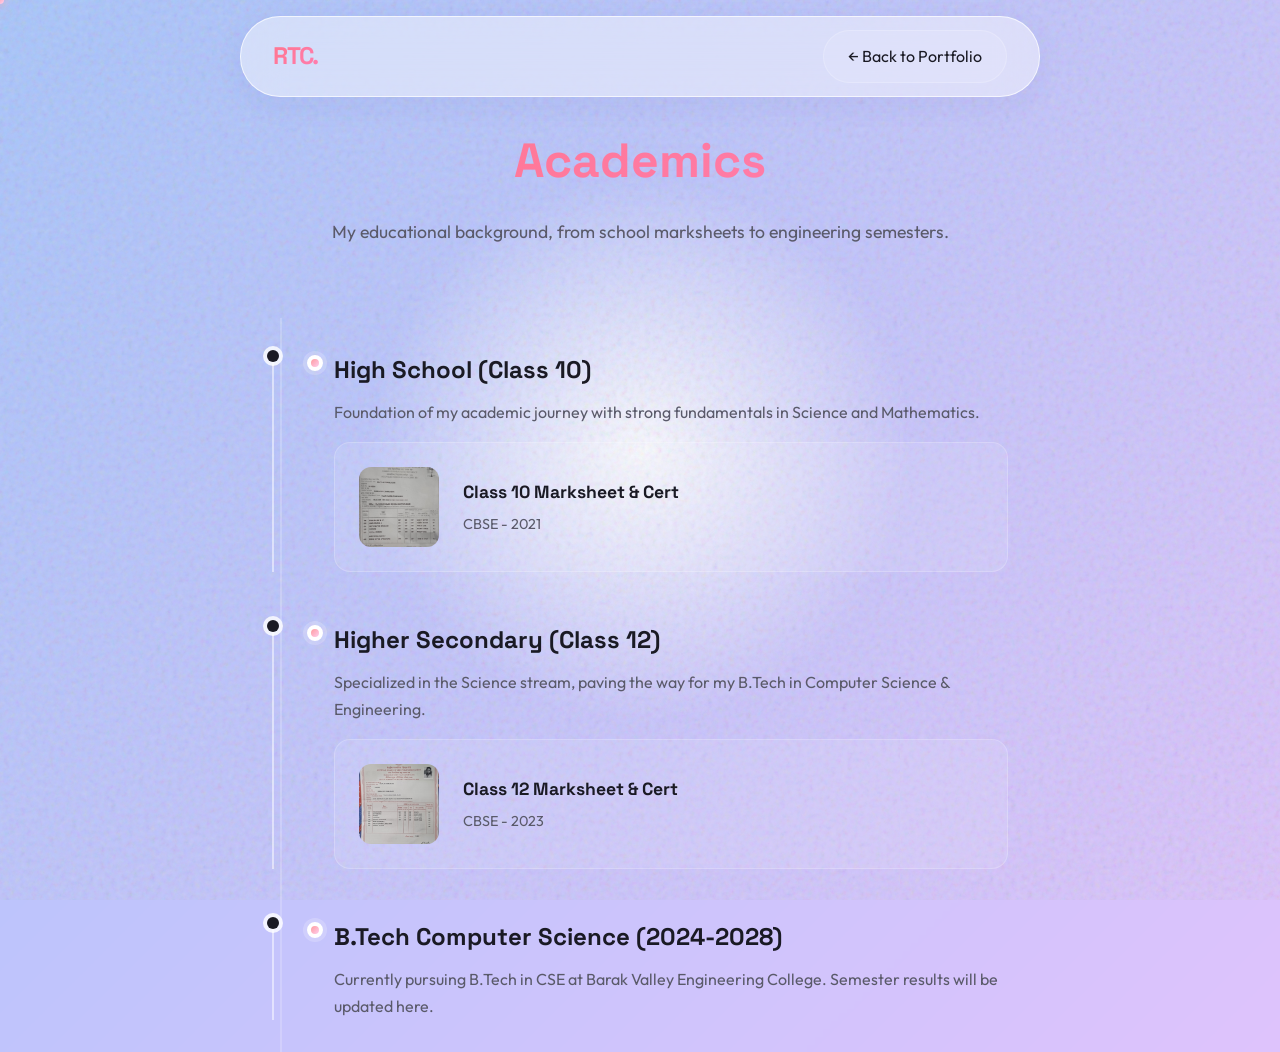
<file: academics.html>
<!DOCTYPE html>
<html lang="en">
<head>
    <meta charset="UTF-8">
    <meta name="viewport" content="width=device-width, initial-scale=1.0">
    <title>Rajtilak Chamlagain | Academics</title>
    <link rel="icon" type="image/svg+xml" href="data:image/svg+xml,%3Csvg xmlns='http://www.w3.org/2000/svg' viewBox='0 0 64 64'%3E%3Cdefs%3E%3ClinearGradient id='g' x1='0%25' y1='0%25' x2='100%25' y2='100%25'%3E%3Cstop offset='0%25' stop-color='%23FF9A9E'/%3E%3Cstop offset='100%25' stop-color='%23FECFEF'/%3E%3C/linearGradient%3E%3C/defs%3E%3Crect width='64' height='64' rx='16' fill='url(%23g)'/%3E%3Ctext x='32' y='42' font-family='sans-serif' font-size='26' font-weight='bold' fill='%23ffffff' text-anchor='middle'%3ERTC%3C/text%3E%3C/svg%3E">
    <link rel="preconnect" href="https://fonts.googleapis.com">
    <link rel="preconnect" href="https://fonts.gstatic.com" crossorigin>
    <link href="https://fonts.googleapis.com/css2?family=Outfit:wght@300;400;500;600;700&family=Space+Grotesk:wght@500;600;700&display=swap" rel="stylesheet">
    <link rel="stylesheet" href="styles.css">
    <style>
        .page-hero { padding: 120px 2rem 40px; text-align: center; max-width: 800px; margin: 0 auto; }
        .page-hero h1 { font-size: 3rem; margin-bottom: 1rem; }
        .page-hero p { color: var(--text-muted); font-size: 1.1rem; line-height: 1.6; margin-bottom: 2rem; }
        .back-btn { display: inline-flex; align-items: center; gap: 0.5rem; text-decoration: none; color: var(--text-main); background: rgba(255,255,255,0.1); padding: 0.75rem 1.5rem; border-radius: 30px; border: 1px solid rgba(255,255,255,0.2); transition: all 0.3s ease; }
        .back-btn:hover { background: rgba(255,255,255,0.3); transform: translateX(-5px); }
        .timeline { max-width: 800px; margin: 0 auto; padding: 2rem; position: relative; }
        .timeline::before { content: ''; position: absolute; left: 40px; top: 0; bottom: 0; width: 2px; background: rgba(255,255,255,0.2); }
        .timeline-item { position: relative; padding-left: 60px; margin-bottom: 3rem; }
        .timeline-dot { position: absolute; left: 33px; top: 5px; width: 16px; height: 16px; border-radius: 50%; background: linear-gradient(135deg, #FF9A9E, #FECFEF); border: 4px solid #fff; box-shadow: 0 0 0 4px rgba(255,255,255,0.2); }
        .cert-card-large { display: flex; align-items: center; gap: 1.5rem; padding: 1.5rem; border-radius: 16px; margin-top: 1rem; cursor: pointer; transition: transform 0.3s, box-shadow 0.3s; background: rgba(255,255,255,0.1); border: 1px solid rgba(255,255,255,0.2); }
        .cert-card-large:hover { transform: translateY(-5px); box-shadow: 0 10px 30px rgba(0,0,0,0.1); background: rgba(255,255,255,0.2); }
        .cert-card-large img { width: 80px; height: 80px; object-fit: cover; border-radius: 12px; }
        .cert-card-large h4 { font-family: var(--font-heading); font-size: 1.1rem; margin-bottom: 0.25rem; }
        @media(max-width: 768px) { .timeline::before { left: 20px; } .timeline-item { padding-left: 40px; } .timeline-dot { left: 13px; } .cert-card-large { flex-direction: column; text-align: center; } }
    </style>
</head>
<body>
    <div class="aurora-bg"></div>
    <div class="mouse-glow"></div>
    <div class="noise-overlay"></div>

    <nav class="navbar glass">
        <div class="nav-container">
            <a href="index.html" class="logo gradient-text">RTC.</a>
            <a href="index.html" class="back-btn">← Back to Portfolio</a>
        </div>
    </nav>

    <main>
        <section class="page-hero">
            <h1 class="gradient-text">Academics</h1>
            <p>My educational background, from school marksheets to engineering semesters.</p>
        </section>

        <section class="timeline">
            
            <div class="timeline-item">
                <div class="timeline-dot"></div>
                <h3 style="font-family: var(--font-heading); font-size: 1.5rem;">High School (Class 10)</h3>
                <p style="color: var(--text-muted); margin-top: 0.5rem;">Foundation of my academic journey with strong fundamentals in Science and Mathematics.</p>
                
                <div class="cert-card-large" onclick="openCert('assets/certs/class_10_cert.jpg', 'Class 10 Marksheet & Certificate', 'CBSE Class 10th Academic Records')">
                    <img src="assets/certs/class_10_cert.jpg" alt="10th">
                    <div><h4>Class 10 Marksheet & Cert</h4><p style="color: var(--text-muted); font-size: 0.9rem;">CBSE - 2021</p></div>
                </div>
            </div>
            
            <div class="timeline-item">
                <div class="timeline-dot"></div>
                <h3 style="font-family: var(--font-heading); font-size: 1.5rem;">Higher Secondary (Class 12)</h3>
                <p style="color: var(--text-muted); margin-top: 0.5rem;">Specialized in the Science stream, paving the way for my B.Tech in Computer Science & Engineering.</p>
                
                <div class="cert-card-large" onclick="openCert('assets/certs/class_12_cert.jpg', 'Class 12 Marksheet & Certificate', 'CBSE Class 12th Academic Records')">
                    <img src="assets/certs/class_12_cert.jpg" alt="12th">
                    <div><h4>Class 12 Marksheet & Cert</h4><p style="color: var(--text-muted); font-size: 0.9rem;">CBSE - 2023</p></div>
                </div>
            </div>
            
            <div class="timeline-item">
                <div class="timeline-dot"></div>
                <h3 style="font-family: var(--font-heading); font-size: 1.5rem;">B.Tech Computer Science (2024-2028)</h3>
                <p style="color: var(--text-muted); margin-top: 0.5rem;">Currently pursuing B.Tech in CSE at Barak Valley Engineering College. Semester results will be updated here.</p>
            </div>
        
        </section>
    </main>

    <!-- Modal for viewing certificates -->
    <div id="premium-modal" class="modal-overlay">
        <div class="modal-container glass-panel">
            <button id="modal-close" class="modal-close-btn">&times;</button>
            <div id="modal-content" class="modal-content-area"></div>
        </div>
    </div>

    <script src="script.js"></script>
</body>
</html>
</file>
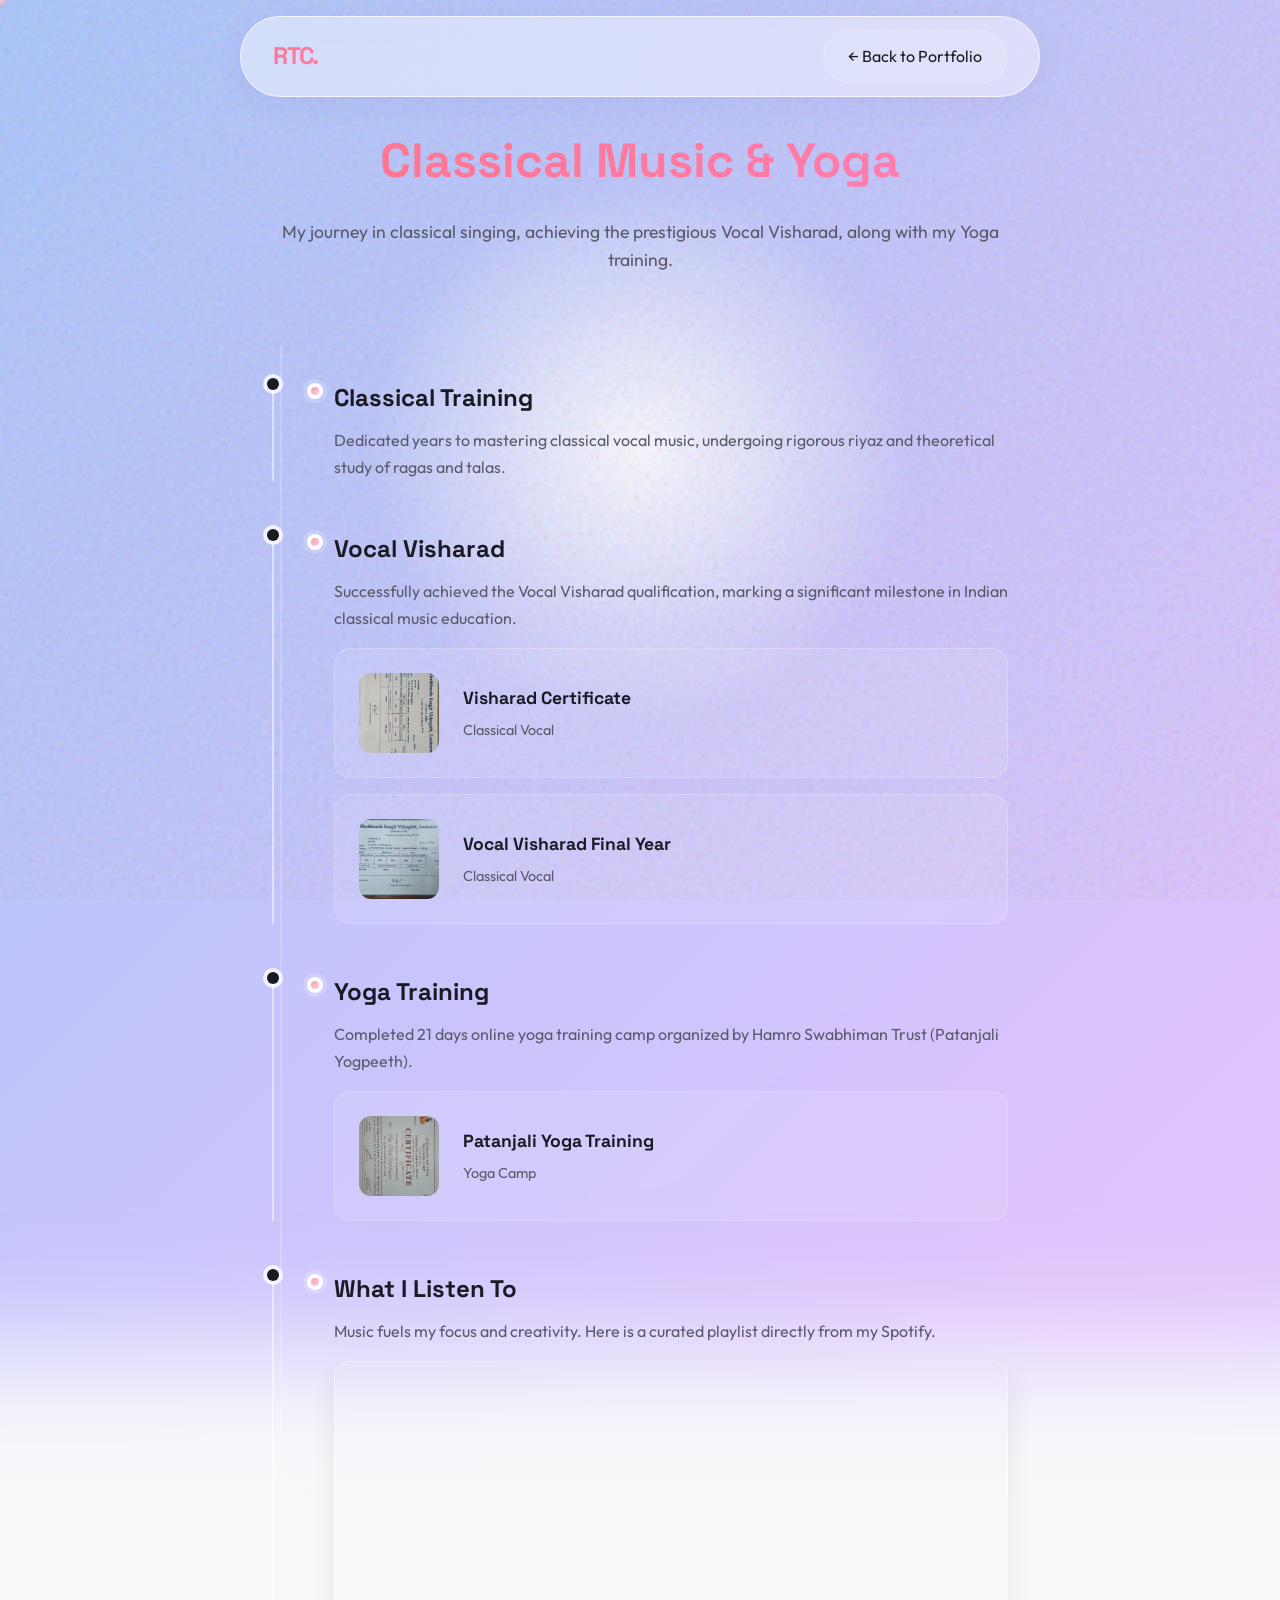
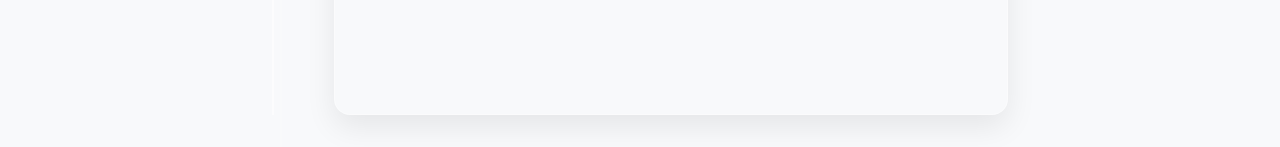
<file: music.html>
<!DOCTYPE html>
<html lang="en">
<head>
    <meta charset="UTF-8">
    <meta name="viewport" content="width=device-width, initial-scale=1.0">
    <title>Rajtilak Chamlagain | Classical Music & Yoga</title>
    <link rel="icon" type="image/svg+xml" href="data:image/svg+xml,%3Csvg xmlns='http://www.w3.org/2000/svg' viewBox='0 0 64 64'%3E%3Cdefs%3E%3ClinearGradient id='g' x1='0%25' y1='0%25' x2='100%25' y2='100%25'%3E%3Cstop offset='0%25' stop-color='%23FF9A9E'/%3E%3Cstop offset='100%25' stop-color='%23FECFEF'/%3E%3C/linearGradient%3E%3C/defs%3E%3Crect width='64' height='64' rx='16' fill='url(%23g)'/%3E%3Ctext x='32' y='42' font-family='sans-serif' font-size='26' font-weight='bold' fill='%23ffffff' text-anchor='middle'%3ERTC%3C/text%3E%3C/svg%3E">
    <link rel="preconnect" href="https://fonts.googleapis.com">
    <link rel="preconnect" href="https://fonts.gstatic.com" crossorigin>
    <link href="https://fonts.googleapis.com/css2?family=Outfit:wght@300;400;500;600;700&family=Space+Grotesk:wght@500;600;700&display=swap" rel="stylesheet">
    <link rel="stylesheet" href="styles.css">
    <style>
        .page-hero { padding: 120px 2rem 40px; text-align: center; max-width: 800px; margin: 0 auto; }
        .page-hero h1 { font-size: 3rem; margin-bottom: 1rem; }
        .page-hero p { color: var(--text-muted); font-size: 1.1rem; line-height: 1.6; margin-bottom: 2rem; }
        .back-btn { display: inline-flex; align-items: center; gap: 0.5rem; text-decoration: none; color: var(--text-main); background: rgba(255,255,255,0.1); padding: 0.75rem 1.5rem; border-radius: 30px; border: 1px solid rgba(255,255,255,0.2); transition: all 0.3s ease; }
        .back-btn:hover { background: rgba(255,255,255,0.3); transform: translateX(-5px); }
        .timeline { max-width: 800px; margin: 0 auto; padding: 2rem; position: relative; }
        .timeline::before { content: ''; position: absolute; left: 40px; top: 0; bottom: 0; width: 2px; background: rgba(255,255,255,0.2); }
        .timeline-item { position: relative; padding-left: 60px; margin-bottom: 3rem; }
        .timeline-dot { position: absolute; left: 33px; top: 5px; width: 16px; height: 16px; border-radius: 50%; background: linear-gradient(135deg, #FF9A9E, #FECFEF); border: 4px solid #fff; box-shadow: 0 0 0 4px rgba(255,255,255,0.2); }
        .cert-card-large { display: flex; align-items: center; gap: 1.5rem; padding: 1.5rem; border-radius: 16px; margin-top: 1rem; cursor: pointer; transition: transform 0.3s, box-shadow 0.3s; background: rgba(255,255,255,0.1); border: 1px solid rgba(255,255,255,0.2); }
        .cert-card-large:hover { transform: translateY(-5px); box-shadow: 0 10px 30px rgba(0,0,0,0.1); background: rgba(255,255,255,0.2); }
        .cert-card-large img { width: 80px; height: 80px; object-fit: cover; border-radius: 12px; }
        .cert-card-large h4 { font-family: var(--font-heading); font-size: 1.1rem; margin-bottom: 0.25rem; }
        @media(max-width: 768px) { .timeline::before { left: 20px; } .timeline-item { padding-left: 40px; } .timeline-dot { left: 13px; } .cert-card-large { flex-direction: column; text-align: center; } }
    </style>
</head>
<body>
    <div class="aurora-bg"></div>
    <div class="mouse-glow"></div>
    <div class="noise-overlay"></div>

    <nav class="navbar glass">
        <div class="nav-container">
            <a href="index.html" class="logo gradient-text">RTC.</a>
            <a href="index.html" class="back-btn">← Back to Portfolio</a>
        </div>
    </nav>

    <main>
        <section class="page-hero">
            <h1 class="gradient-text">Classical Music & Yoga</h1>
            <p>My journey in classical singing, achieving the prestigious Vocal Visharad, along with my Yoga training.</p>
        </section>

        <section class="timeline">
            
            <div class="timeline-item">
                <div class="timeline-dot"></div>
                <h3 style="font-family: var(--font-heading); font-size: 1.5rem;">Classical Training</h3>
                <p style="color: var(--text-muted); margin-top: 0.5rem;">Dedicated years to mastering classical vocal music, undergoing rigorous riyaz and theoretical study of ragas and talas.</p>
            </div>
            <div class="timeline-item">
                <div class="timeline-dot"></div>
                <h3 style="font-family: var(--font-heading); font-size: 1.5rem;">Vocal Visharad</h3>
                <p style="color: var(--text-muted); margin-top: 0.5rem;">Successfully achieved the Vocal Visharad qualification, marking a significant milestone in Indian classical music education.</p>
                
                <div class="cert-card-large" onclick="openCert('assets/certs/visharad_cert.jpg', 'Visharad Certificate', 'Classical Singing')">
                    <img src="assets/certs/visharad_cert.jpg" alt="Music">
                    <div><h4>Visharad Certificate</h4><p style="color: var(--text-muted); font-size: 0.9rem;">Classical Vocal</p></div>
                </div>
                
                <div class="cert-card-large" onclick="openCert('assets/certs/vocal_visharad_cert.jpg', 'Vocal Visharad Final Year', 'Classical Singing')">
                    <img src="assets/certs/vocal_visharad_cert.jpg" alt="Music">
                    <div><h4>Vocal Visharad Final Year</h4><p style="color: var(--text-muted); font-size: 0.9rem;">Classical Vocal</p></div>
                </div>
            </div>
            
            <div class="timeline-item">
                <div class="timeline-dot"></div>
                <h3 style="font-family: var(--font-heading); font-size: 1.5rem;">Yoga Training</h3>
                <p style="color: var(--text-muted); margin-top: 0.5rem;">Completed 21 days online yoga training camp organized by Hamro Swabhiman Trust (Patanjali Yogpeeth).</p>
                <div class="cert-card-large" onclick="openCert('assets/certs/yoga_patanjali_2021.jpeg', 'Patanjali Yoga Training', '21 Days Online Yoga Training Camp')">
                    <img src="assets/certs/yoga_patanjali_2021.jpeg" alt="Yoga">
                    <div><h4>Patanjali Yoga Training</h4><p style="color: var(--text-muted); font-size: 0.9rem;">Yoga Camp</p></div>
                </div>
            </div>

            <div class="timeline-item">
                <div class="timeline-dot"></div>
                <h3 style="font-family: var(--font-heading); font-size: 1.5rem;">What I Listen To</h3>
                <p style="color: var(--text-muted); margin-top: 0.5rem;">Music fuels my focus and creativity. Here is a curated playlist directly from my Spotify.</p>
                <div style="margin-top: 1rem; border-radius: 16px; overflow: hidden; box-shadow: 0 12px 30px rgba(0,0,0,0.08); border: 1px solid rgba(255,255,255,0.4);">
                    <iframe data-testid="embed-iframe" style="border-radius:16px; display:block;" src="https://open.spotify.com/embed/playlist/5ifdXbUMIENklswPgxiCk7?utm_source=generator&si=84292e558380429a" width="100%" height="352" frameBorder="0" allowfullscreen="" allow="autoplay; clipboard-write; encrypted-media; fullscreen; picture-in-picture" loading="lazy"></iframe>
                </div>
            </div>
        
        </section>
    </main>

    <!-- Modal for viewing certificates -->
    <div id="premium-modal" class="modal-overlay">
        <div class="modal-container glass-panel">
            <button id="modal-close" class="modal-close-btn">&times;</button>
            <div id="modal-content" class="modal-content-area"></div>
        </div>
    </div>

    <script src="script.js"></script>
</body>
</html>
</file>
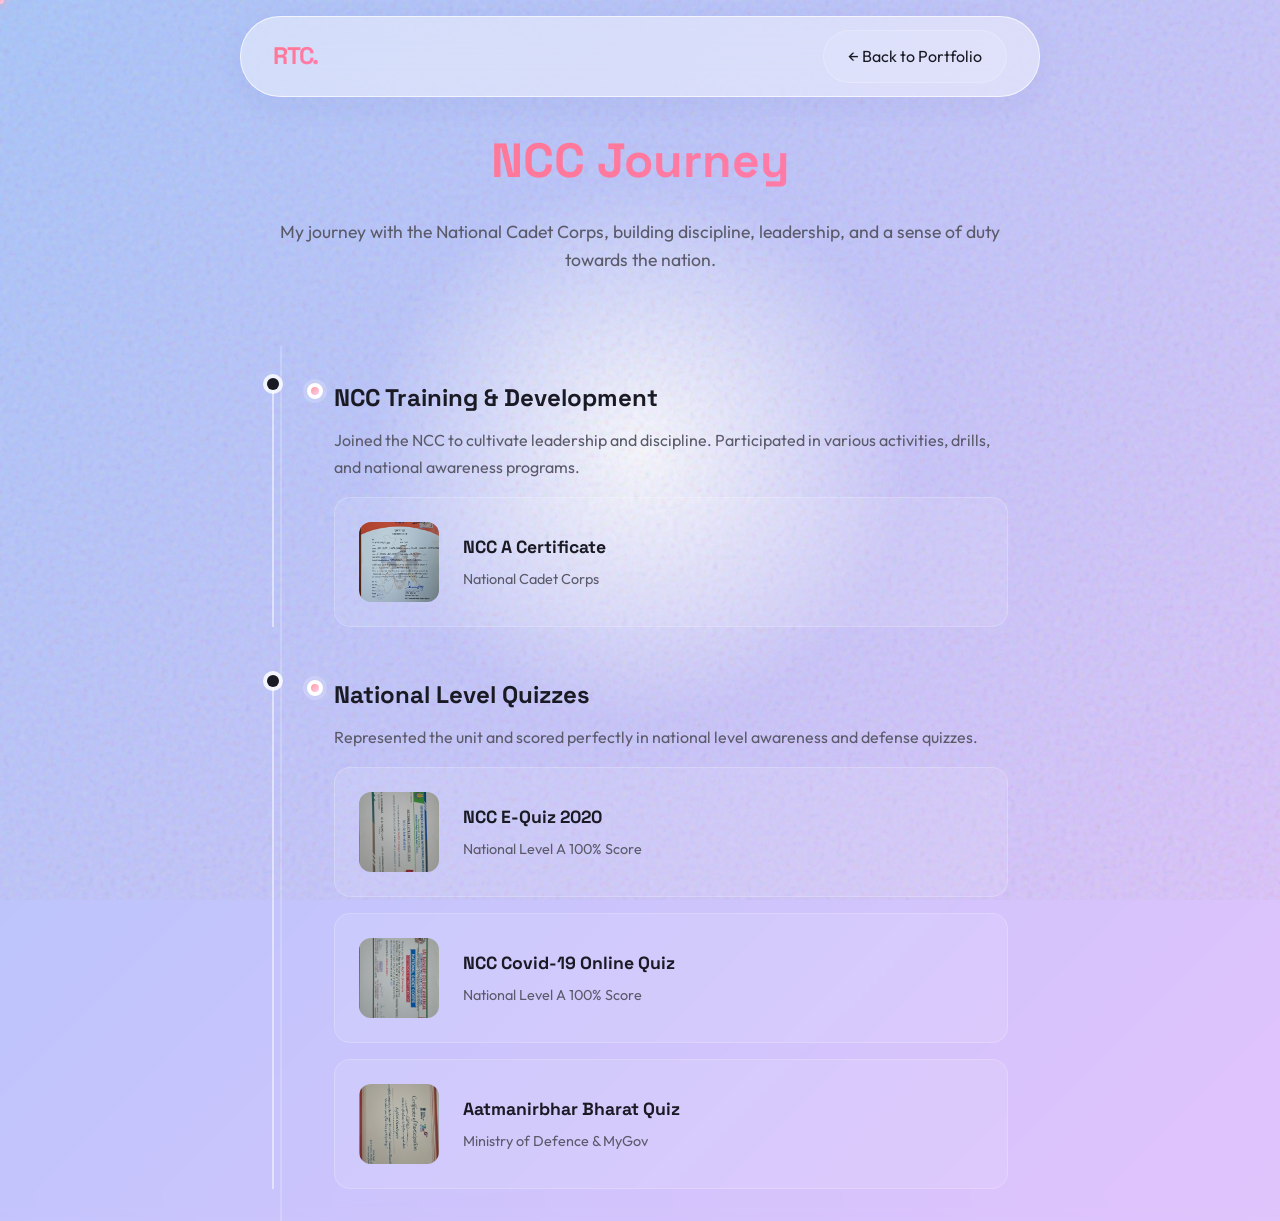
<file: ncc.html>
<!DOCTYPE html>
<html lang="en">
<head>
    <meta charset="UTF-8">
    <meta name="viewport" content="width=device-width, initial-scale=1.0">
    <title>Rajtilak Chamlagain | NCC Journey</title>
    <link rel="icon" type="image/svg+xml" href="data:image/svg+xml,%3Csvg xmlns='http://www.w3.org/2000/svg' viewBox='0 0 64 64'%3E%3Cdefs%3E%3ClinearGradient id='g' x1='0%25' y1='0%25' x2='100%25' y2='100%25'%3E%3Cstop offset='0%25' stop-color='%23FF9A9E'/%3E%3Cstop offset='100%25' stop-color='%23FECFEF'/%3E%3C/linearGradient%3E%3C/defs%3E%3Crect width='64' height='64' rx='16' fill='url(%23g)'/%3E%3Ctext x='32' y='42' font-family='sans-serif' font-size='26' font-weight='bold' fill='%23ffffff' text-anchor='middle'%3ERTC%3C/text%3E%3C/svg%3E">
    <link rel="preconnect" href="https://fonts.googleapis.com">
    <link rel="preconnect" href="https://fonts.gstatic.com" crossorigin>
    <link href="https://fonts.googleapis.com/css2?family=Outfit:wght@300;400;500;600;700&family=Space+Grotesk:wght@500;600;700&display=swap" rel="stylesheet">
    <link rel="stylesheet" href="styles.css">
    <style>
        .page-hero { padding: 120px 2rem 40px; text-align: center; max-width: 800px; margin: 0 auto; }
        .page-hero h1 { font-size: 3rem; margin-bottom: 1rem; }
        .page-hero p { color: var(--text-muted); font-size: 1.1rem; line-height: 1.6; margin-bottom: 2rem; }
        .back-btn { display: inline-flex; align-items: center; gap: 0.5rem; text-decoration: none; color: var(--text-main); background: rgba(255,255,255,0.1); padding: 0.75rem 1.5rem; border-radius: 30px; border: 1px solid rgba(255,255,255,0.2); transition: all 0.3s ease; }
        .back-btn:hover { background: rgba(255,255,255,0.3); transform: translateX(-5px); }
        .timeline { max-width: 800px; margin: 0 auto; padding: 2rem; position: relative; }
        .timeline::before { content: ''; position: absolute; left: 40px; top: 0; bottom: 0; width: 2px; background: rgba(255,255,255,0.2); }
        .timeline-item { position: relative; padding-left: 60px; margin-bottom: 3rem; }
        .timeline-dot { position: absolute; left: 33px; top: 5px; width: 16px; height: 16px; border-radius: 50%; background: linear-gradient(135deg, #FF9A9E, #FECFEF); border: 4px solid #fff; box-shadow: 0 0 0 4px rgba(255,255,255,0.2); }
        .cert-card-large { display: flex; align-items: center; gap: 1.5rem; padding: 1.5rem; border-radius: 16px; margin-top: 1rem; cursor: pointer; transition: transform 0.3s, box-shadow 0.3s; background: rgba(255,255,255,0.1); border: 1px solid rgba(255,255,255,0.2); }
        .cert-card-large:hover { transform: translateY(-5px); box-shadow: 0 10px 30px rgba(0,0,0,0.1); background: rgba(255,255,255,0.2); }
        .cert-card-large img { width: 80px; height: 80px; object-fit: cover; border-radius: 12px; }
        .cert-card-large h4 { font-family: var(--font-heading); font-size: 1.1rem; margin-bottom: 0.25rem; }
        @media(max-width: 768px) { .timeline::before { left: 20px; } .timeline-item { padding-left: 40px; } .timeline-dot { left: 13px; } .cert-card-large { flex-direction: column; text-align: center; } }
    </style>
</head>
<body>
    <div class="aurora-bg"></div>
    <div class="mouse-glow"></div>
    <div class="noise-overlay"></div>

    <nav class="navbar glass">
        <div class="nav-container">
            <a href="index.html" class="logo gradient-text">RTC.</a>
            <a href="index.html" class="back-btn">← Back to Portfolio</a>
        </div>
    </nav>

    <main>
        <section class="page-hero">
            <h1 class="gradient-text">NCC Journey</h1>
            <p>My journey with the National Cadet Corps, building discipline, leadership, and a sense of duty towards the nation.</p>
        </section>

        <section class="timeline">
            
            <div class="timeline-item">
                <div class="timeline-dot"></div>
                <h3 style="font-family: var(--font-heading); font-size: 1.5rem;">NCC Training & Development</h3>
                <p style="color: var(--text-muted); margin-top: 0.5rem;">Joined the NCC to cultivate leadership and discipline. Participated in various activities, drills, and national awareness programs.</p>
                
                <div class="cert-card-large" onclick="openCert('assets/certs/ncc_a_certificate.jpg', 'NCC A Certificate', 'Successfully completed the NCC A Certificate.')">
                    <img src="assets/certs/ncc_a_certificate.jpg" alt="NCC">
                    <div><h4>NCC A Certificate</h4><p style="color: var(--text-muted); font-size: 0.9rem;">National Cadet Corps</p></div>
                </div>
            </div>
            <div class="timeline-item">
                <div class="timeline-dot"></div>
                <h3 style="font-family: var(--font-heading); font-size: 1.5rem;">National Level Quizzes</h3>
                <p style="color: var(--text-muted); margin-top: 0.5rem;">Represented the unit and scored perfectly in national level awareness and defense quizzes.</p>
                
                <div class="cert-card-large" onclick="openCert('assets/certs/ncc_equiz_2020.jpeg', 'NCC E-Quiz 2020 (100% Score)', 'National Level')">
                    <img src="assets/certs/ncc_equiz_2020.jpeg" alt="NCC">
                    <div><h4>NCC E-Quiz 2020</h4><p style="color: var(--text-muted); font-size: 0.9rem;">National Level A 100% Score</p></div>
                </div>
                
                <div class="cert-card-large" onclick="openCert('assets/certs/ncc_covid_quiz_2020.jpeg', 'NCC Covid-19 Online Quiz', 'National Level')">
                    <img src="assets/certs/ncc_covid_quiz_2020.jpeg" alt="NCC">
                    <div><h4>NCC Covid-19 Online Quiz</h4><p style="color: var(--text-muted); font-size: 0.9rem;">National Level A 100% Score</p></div>
                </div>
                
                <div class="cert-card-large" onclick="openCert('assets/certs/aatmanirbhar_bharat_quiz.jpeg', 'Aatmanirbhar Bharat Quiz', 'Ministry of Defence')">
                    <img src="assets/certs/aatmanirbhar_bharat_quiz.jpeg" alt="NCC">
                    <div><h4>Aatmanirbhar Bharat Quiz</h4><p style="color: var(--text-muted); font-size: 0.9rem;">Ministry of Defence & MyGov</p></div>
                </div>
            </div>
        
        </section>
    </main>

    <!-- Modal for viewing certificates -->
    <div id="premium-modal" class="modal-overlay">
        <div class="modal-container glass-panel">
            <button id="modal-close" class="modal-close-btn">&times;</button>
            <div id="modal-content" class="modal-content-area"></div>
        </div>
    </div>

    <script src="script.js"></script>
</body>
</html>
</file>
<file: styles.css>
:root {
    /* Ethereal Prism Aesthetic Variables */
    --text-main: #1a1a24;
    --text-muted: #5a5a6a;
    
    /* Glassmorphism */
    --glass-bg: rgba(255, 255, 255, 0.45);
    --glass-border: rgba(255, 255, 255, 0.7);
    --glass-shadow: 0 8px 32px 0 rgba(31, 38, 135, 0.05);
    
    /* Gradients */
    --accent-gradient: linear-gradient(135deg, #ff758c 0%, #ff7eb3 100%);
    --aurora-1: #ffecd2;
    --aurora-2: #fcb69f;
    --aurora-3: #a1c4fd;
    --aurora-4: #c2e9fb;
    --aurora-5: #e0c3fc;
    --aurora-6: #8ec5fc;
    
    --font-heading: 'Space Grotesk', sans-serif;
    --font-body: 'Outfit', sans-serif;
    
    /* Default Mouse Positions */
    --mouse-x: 50vw;
    --mouse-y: 50vh;
}

* {
    margin: 0;
    padding: 0;
    box-sizing: border-box;
}

html {
    scroll-behavior: smooth;
}

body {
    font-family: var(--font-body);
    color: var(--text-main);
    line-height: 1.7;
    overflow-x: hidden;
    background-color: #f8f9fb; /* Fallback */
}

/* =========================================
   THE AESTHETIC BACKGROUND (AURORA MESH)
========================================= */
.aurora-bg {
    position: fixed;
    top: -50%;
    left: -50%;
    width: 200%;
    height: 200%;
    z-index: -3;
    background: linear-gradient(-45deg, 
        var(--aurora-1), var(--aurora-2), 
        var(--aurora-3), var(--aurora-4), 
        var(--aurora-5), var(--aurora-6));
    background-size: 400% 400%;
    animation: auroraShift 20s ease-in-out infinite alternate;
    filter: blur(60px);
    will-change: transform, background-position;
    -webkit-transform: translateZ(0);
    transform: translateZ(0);
}

@keyframes auroraShift {
    0% { background-position: 0% 50%; transform: rotate(0deg); }
    50% { background-position: 100% 50%; transform: rotate(2deg); }
    100% { background-position: 0% 50%; transform: rotate(-2deg); }
}

.mouse-glow {
    position: fixed;
    top: 0; left: 0; width: 100vw; height: 100vh;
    pointer-events: none;
    z-index: -2;
    background: radial-gradient(
        circle at var(--mouse-x, 50%) var(--mouse-y, 50%), 
        rgba(255, 255, 255, 0.9) 0%, 
        transparent 35%
    );
    transition: opacity 0.3s;
}

.noise-overlay {
    position: fixed;
    top: 0; left: 0; width: 100%; height: 100%;
    pointer-events: none;
    z-index: -1;
    opacity: 0.2;
    background-image: url("data:image/svg+xml,%3Csvg viewBox='0 0 200 200' xmlns='http://www.w3.org/2000/svg'%3E%3Cfilter id='noiseFilter'%3E%3CfeTurbulence type='fractalNoise' baseFrequency='0.8' numOctaves='3' stitchTiles='stitch'/%3E%3C/filter%3E%3Crect width='100%25' height='100%25' filter='url(%23noiseFilter)'/%3E%3C/svg%3E");
}

/* =========================================
   TYPOGRAPHY & UTILITIES
========================================= */
h1, h2, h3, .logo, .hero-badge {
    font-family: var(--font-heading);
    font-weight: 700;
}

.gradient-text {
    background: var(--accent-gradient);
    -webkit-background-clip: text;
    -webkit-text-fill-color: transparent;
    background-clip: text;
    color: transparent;
}

/* Glass Panels Base */
.glass, .glass-panel {
    background: var(--glass-bg);
    backdrop-filter: blur(20px);
    -webkit-backdrop-filter: blur(20px);
    border: 1px solid var(--glass-border);
    box-shadow: var(--glass-shadow);
}

.container {
    max-width: 1000px;
    margin: 0 auto;
    padding: 0 2rem;
}

.section {
    padding-top: 100px;
    margin-bottom: 80px;
}

/* =========================================
   NAVIGATION
========================================= */
.navbar {
    position: fixed;
    top: 1rem;
    left: 50%;
    transform: translateX(-50%);
    width: 90%;
    max-width: 800px;
    border-radius: 40px;
    z-index: 100;
}

.nav-container {
    padding: 0.8rem 2rem;
    display: flex;
    justify-content: space-between;
    align-items: center;
}

.logo {
    font-size: 1.5rem;
    letter-spacing: -0.05em;
}

.nav-links {
    display: flex;
    list-style: none;
    gap: 2rem;
}

.nav-links a {
    color: var(--text-muted);
    font-weight: 600;
    font-size: 0.95rem;
    text-decoration: none;
    transition: color 0.3s;
}

.nav-links a:hover, .nav-links a.active {
    color: var(--text-main);
}

/* =========================================
   HERO SECTION
========================================= */
#hero {
    min-height: 90vh;
    display: flex;
    flex-direction: column;
    justify-content: center;
    padding-top: 60px;
}

.hero-content {
    padding: 4rem;
    border-radius: 32px;
    position: relative;
    overflow: hidden;
}

.hero-badge {
    display: inline-block;
    background: rgba(255,255,255,0.8);
    padding: 0.5rem 1rem;
    border-radius: 20px;
    font-size: 0.8rem;
    text-transform: uppercase;
    letter-spacing: 0.1em;
    margin-bottom: 2rem;
    border: 1px solid white;
}

.name {
    font-size: clamp(3rem, 6vw, 5rem);
    line-height: 1.1;
    letter-spacing: -0.04em;
    margin-bottom: 1rem;
}

.role {
    font-size: clamp(1.2rem, 3vw, 1.8rem);
    color: var(--text-muted);
    margin-bottom: 2rem;
    font-weight: 500;
}

.bio {
    font-size: 1.15rem;
    color: var(--text-muted);
    max-width: 700px;
    margin-bottom: 3rem;
}

.hero-links {
    display: flex;
    gap: 1.5rem;
    flex-wrap: wrap;
}

.glass-btn {
    display: flex;
    align-items: center;
    gap: 0.5rem;
    padding: 0.8rem 1.5rem;
    border-radius: 12px;
    font-weight: 600;
    text-decoration: none;
    color: var(--text-main);
    background: rgba(255, 255, 255, 0.5);
    border: 1px solid white;
    backdrop-filter: blur(10px);
    transition: all 0.3s cubic-bezier(0.16, 1, 0.3, 1);
}

.glass-btn:hover {
    background: white;
    transform: translateY(-3px);
    box-shadow: 0 10px 20px rgba(0,0,0,0.05);
}

.glass-btn.primary {
    background: var(--text-main);
    color: white;
    border-color: var(--text-main);
}

.glass-btn.primary:hover {
    box-shadow: 0 10px 25px rgba(26, 26, 36, 0.2);
}

/* =========================================
   PROJECTS
========================================= */
.section-header {
    margin-bottom: 3rem;
    display: flex;
    align-items: center;
    gap: 1.5rem;
}

.section-title {
    font-size: 2.5rem;
}

.section-line {
    height: 1px;
    background: var(--glass-border);
    flex-grow: 1;
}

.project-filters {
    display: flex;
    gap: 0.5rem;
    margin-bottom: 3rem;
    padding: 0.5rem;
    border-radius: 20px;
    flex-wrap: wrap;
    align-items: center;
    position: relative;
}

.filter-btn {
    font-family: var(--font-heading);
    font-size: 0.9rem;
    font-weight: 600;
    padding: 0.6rem 1.4rem;
    border-radius: 14px;
    border: none;
    background: transparent;
    color: var(--text-muted);
    cursor: pointer;
    transition: all 0.35s cubic-bezier(0.16, 1, 0.3, 1);
    display: flex;
    align-items: center;
    gap: 0.5rem;
    position: relative;
    z-index: 1;
}

.filter-btn .filter-count {
    display: inline-flex;
    align-items: center;
    justify-content: center;
    font-size: 0.7rem;
    font-weight: 700;
    min-width: 20px;
    height: 20px;
    padding: 0 5px;
    border-radius: 999px;
    background: rgba(255, 154, 158, 0.2);
    color: var(--text-muted);
    transition: all 0.35s;
}

.filter-btn:hover {
    color: var(--text-main);
    background: rgba(255,255,255,0.45);
    transform: translateY(-1px);
}

.filter-btn:hover .filter-count {
    background: rgba(255, 154, 158, 0.35);
    color: var(--text-main);
}

.filter-btn.active {
    background: linear-gradient(135deg, #ffffff 0%, rgba(254, 207, 239, 0.8) 100%);
    color: var(--text-main);
    box-shadow: 0 6px 20px rgba(255, 154, 158, 0.25);
    transform: translateY(-1px);
}

.filter-btn.active .filter-count {
    background: linear-gradient(135deg, #FF9A9E, #FECFEF);
    color: white;
}

/* Filter active state indicator line */
.filter-btn.active::after {
    content: '';
    position: absolute;
    bottom: -2px;
    left: 50%;
    transform: translateX(-50%);
    width: 30px;
    height: 2px;
    border-radius: 2px;
    background: linear-gradient(90deg, #FF9A9E, #FECFEF);
    opacity: 0.7;
}

/* Project count indicator next to section title */
.project-count-label {
    font-size: 0.85rem;
    color: var(--text-muted);
    margin-left: auto;
    font-family: var(--font-body);
}

.project-count-label span {
    font-family: var(--font-heading);
    font-weight: 700;
    background: linear-gradient(135deg, #FF9A9E, #FECFEF);
    -webkit-background-clip: text;
    -webkit-text-fill-color: transparent;
    background-clip: text;
}

.project-grid {
    display: grid;
    grid-template-columns: repeat(auto-fill, minmax(320px, 1fr));
    gap: 2rem;
}

.project-card {
    padding: 2rem;
    border-radius: 24px;
    transition: all 0.4s cubic-bezier(0.16, 1, 0.3, 1);
    display: flex;
    flex-direction: column;
}

.project-card:hover {
    transform: translateY(-8px);
    background: rgba(255, 255, 255, 0.65);
    box-shadow: 0 20px 40px rgba(31, 38, 135, 0.1);
}

.project-card.filter-hidden {
    display: none;
}

/* === GitHub Calendar (Interactive) === */
.github-calendar-wrapper {
    width: 100%;
    overflow-x: auto;
    padding: 0.5rem 0;
}

.github-calendar-wrapper .calendar {
    font-family: var(--font-body) !important;
}

.calendar-graph rect.ContributionCalendar-day {
    rx: 3;
    ry: 3;
    transition: opacity 0.2s;
}

.calendar-graph rect.ContributionCalendar-day:hover {
    opacity: 0.75;
    cursor: pointer;
}

.js-calendar-graph-svg {
    width: 100% !important;
    height: auto !important;
}

/* Tooltip for github calendar */
.github-calendar-tooltip {
    position: fixed;
    background: rgba(255,255,255,0.95);
    backdrop-filter: blur(12px);
    -webkit-backdrop-filter: blur(12px);
    border: 1px solid rgba(255, 154, 158, 0.3);
    border-radius: 10px;
    padding: 0.5rem 0.9rem;
    font-size: 0.8rem;
    font-family: var(--font-body);
    color: var(--text-main);
    pointer-events: none;
    z-index: 9999;
    box-shadow: 0 8px 24px rgba(0,0,0,0.1);
    white-space: nowrap;
    transform: translateX(-50%);
    display: none;
}

/* Spotify card */
.spotify-card {
    display: flex;
    align-items: center;
    gap: 1.2rem;
    padding: 1.2rem 1.5rem;
    border-radius: 20px;
    background: rgba(255, 255, 255, 0.55);
    border: 1px solid rgba(255, 154, 158, 0.25);
    text-decoration: none;
    color: var(--text-main);
    transition: all 0.35s cubic-bezier(0.16, 1, 0.3, 1);
    cursor: pointer;
    margin-top: 1.5rem;
}

.spotify-card:hover {
    transform: translateY(-4px);
    box-shadow: 0 12px 30px rgba(255, 154, 158, 0.2);
    background: rgba(255, 255, 255, 0.75);
}

.spotify-album-art {
    width: 64px;
    height: 64px;
    border-radius: 12px;
    object-fit: cover;
    flex-shrink: 0;
    background: linear-gradient(135deg, #FF9A9E, #FECFEF);
}

.spotify-album-art-placeholder {
    width: 64px;
    height: 64px;
    border-radius: 12px;
    flex-shrink: 0;
    background: linear-gradient(135deg, #1DB954, #1ed760);
    display: flex;
    align-items: center;
    justify-content: center;
}

.spotify-info { flex: 1; min-width: 0; }

.spotify-now-playing-label {
    font-size: 0.7rem;
    font-weight: 700;
    letter-spacing: 0.1em;
    text-transform: uppercase;
    display: flex;
    align-items: center;
    gap: 0.4rem;
    margin-bottom: 0.3rem;
}

.spotify-now-playing-label.playing { color: #1DB954; }
.spotify-now-playing-label.idle { color: var(--text-muted); }

.spotify-track-name {
    font-family: var(--font-heading);
    font-size: 1rem;
    font-weight: 700;
    color: var(--text-main);
    white-space: nowrap;
    overflow: hidden;
    text-overflow: ellipsis;
}

.spotify-artist-name {
    font-size: 0.82rem;
    color: var(--text-muted);
    white-space: nowrap;
    overflow: hidden;
    text-overflow: ellipsis;
}

/* Pulsing equalizer bars */
.eq-bars {
    display: inline-flex;
    align-items: flex-end;
    gap: 2px;
    height: 12px;
}

.eq-bars span {
    display: block;
    width: 3px;
    border-radius: 2px;
    background: #1DB954;
    animation: eq-pulse 1.2s ease-in-out infinite;
}

.eq-bars span:nth-child(1) { height: 8px; animation-delay: 0s; }
.eq-bars span:nth-child(2) { height: 12px; animation-delay: 0.2s; }
.eq-bars span:nth-child(3) { height: 5px; animation-delay: 0.4s; }
.eq-bars span:nth-child(4) { height: 10px; animation-delay: 0.1s; }

@keyframes eq-pulse {
    0%, 100% { transform: scaleY(0.4); }
    50% { transform: scaleY(1); }
}

.project-top {
    display: flex;
    justify-content: space-between;
    align-items: center;
    margin-bottom: 1.5rem;
}

.project-category {
    font-size: 0.8rem;
    font-weight: 700;
    text-transform: uppercase;
    letter-spacing: 0.1em;
    color: var(--text-main);
    background: rgba(255,255,255,0.7);
    padding: 0.3rem 0.8rem;
    border-radius: 20px;
}

.project-links {
    display: flex;
    gap: 0.8rem;
}

.project-links a {
    color: var(--text-main);
    opacity: 0.6;
    transition: opacity 0.3s;
}

.project-links a:hover {
    opacity: 1;
}

.project-card h3 {
    font-size: 1.4rem;
    margin-bottom: 1rem;
}

.project-card p {
    color: var(--text-muted);
    font-size: 1rem;
    margin-bottom: 2rem;
    flex-grow: 1;
}

.project-tech-list {
    display: flex;
    flex-wrap: wrap;
    gap: 0.6rem;
}

.project-tech-list span {
    font-size: 0.75rem;
    font-weight: 600;
    background: white;
    padding: 0.4rem 0.8rem;
    border-radius: 8px;
    color: var(--text-muted);
}

/* =========================================
   SKILLS & EXPERIENCE
========================================= */
.skills-grid {
    display: grid;
    grid-template-columns: repeat(auto-fit, minmax(280px, 1fr));
    gap: 2rem;
}

.skill-group {
    padding: 2rem;
    border-radius: 24px;
}

.skill-group h3 {
    margin-bottom: 1.5rem;
    font-size: 1.3rem;
}

.skill-tags {
    display: flex;
    flex-wrap: wrap;
    gap: 0.8rem;
}

.skill-tags span {
    background: white;
    padding: 0.5rem 1rem;
    border-radius: 12px;
    font-weight: 500;
    font-size: 0.9rem;
    box-shadow: 0 4px 10px rgba(0,0,0,0.02);
}

.timeline {
    padding: 3rem;
    border-radius: 32px;
}

.timeline-item {
    position: relative;
    padding-left: 2rem;
    margin-bottom: 3rem;
    border-left: 2px solid rgba(255,255,255,0.5);
}

.timeline-item:last-child {
    margin-bottom: 0;
}

.timeline-item::before {
    content: '';
    position: absolute;
    left: -7px;
    top: 0;
    width: 12px;
    height: 12px;
    background: var(--text-main);
    border-radius: 50%;
    box-shadow: 0 0 0 4px rgba(255,255,255,0.8);
}

.timeline-date {
    font-family: var(--font-heading);
    font-weight: 600;
    color: var(--text-muted);
    margin-bottom: 0.5rem;
}

.timeline-content h3 {
    font-size: 1.3rem;
    margin-bottom: 0.8rem;
}

.timeline-content p {
    color: var(--text-muted);
}

.clean-list {
    list-style: none;
    margin-top: 1rem;
}

.clean-list li {
    position: relative;
    padding-left: 1.5rem;
    margin-bottom: 0.8rem;
    color: var(--text-muted);
}

.clean-list li::before {
    content: '→';
    position: absolute;
    left: 0;
    color: var(--text-main);
    font-weight: bold;
}

/* =========================================
   FOOTER & ANIMATIONS
========================================= */
.footer {
    text-align: center;
    padding: 3rem 0;
    margin-top: 5rem;
}

.footer .muted {
    color: var(--text-muted);
    font-size: 0.9rem;
    margin-top: 0.5rem;
}

/* =========================================
   CONTACT FORM SECTION (#8)
========================================= */
.contact-card {
    padding: 2.5rem;
    border-radius: 28px;
    max-width: 800px;
    margin: 0 auto;
}

.contact-header-text {
    margin-bottom: 2rem;
    font-size: 1.05rem;
    color: var(--text-muted);
    line-height: 1.6;
}

.styled-contact-form {
    display: flex;
    flex-direction: column;
    gap: 1.25rem;
}

.form-row {
    display: grid;
    grid-template-columns: 1fr 1fr;
    gap: 1.25rem;
}

.input-group {
    display: flex;
    flex-direction: column;
    gap: 0.5rem;
    text-align: left;
}

.input-group label {
    font-size: 0.82rem;
    font-weight: 600;
    text-transform: uppercase;
    letter-spacing: 0.08em;
    color: var(--text-muted);
}

.input-group input,
.input-group textarea {
    width: 100%;
    padding: 0.9rem 1.2rem;
    border-radius: 14px;
    background: rgba(255, 255, 255, 0.6);
    border: 1px solid rgba(255, 154, 158, 0.3);
    color: var(--text-main);
    font-family: var(--font-body);
    font-size: 0.95rem;
    transition: all 0.3s ease;
    outline: none;
    backdrop-filter: blur(8px);
}

.input-group input:focus,
.input-group textarea:focus {
    border-color: #FF9A9E;
    background: rgba(255, 255, 255, 0.9);
    box-shadow: 0 0 0 3px rgba(255, 154, 158, 0.25);
}

.form-actions {
    display: flex;
    align-items: center;
    justify-content: space-between;
    flex-wrap: wrap;
    gap: 1rem;
    margin-top: 0.5rem;
}

.form-submit-btn {
    cursor: pointer;
    font-family: var(--font-heading);
    font-size: 0.95rem;
    padding: 0.85rem 1.8rem;
    border-radius: 14px;
    border: none;
}

.direct-mail-link {
    font-size: 0.85rem;
    color: var(--text-muted);
    text-decoration: none;
}

.direct-mail-link span {
    color: var(--text-main);
    font-weight: 600;
    text-decoration: underline;
}

.contact-status-msg {
    font-size: 0.9rem;
    padding: 0.75rem 1rem;
    border-radius: 12px;
    display: none;
    margin-top: 0.5rem;
}
.contact-status-msg.success {
    display: block;
    background: rgba(46, 213, 115, 0.15);
    color: #2ed573;
    border: 1px solid rgba(46, 213, 115, 0.3);
}
.contact-status-msg.error {
    display: block;
    background: rgba(255, 71, 87, 0.15);
    color: #ff4757;
    border: 1px solid rgba(255, 71, 87, 0.3);
}

/* =========================================
   GUESTBOOK SECTION (#10)
========================================= */
.guestbook-container {
    padding: 2.5rem;
    border-radius: 28px;
    max-width: 800px;
    margin: 0 auto;
}

.guestbook-intro {
    margin-bottom: 1.5rem;
    color: var(--text-muted);
}

.guestbook-input-box {
    margin-bottom: 2rem;
}

.guestbook-inputs {
    display: flex;
    gap: 0.8rem;
    flex-wrap: wrap;
}

.guestbook-inputs input {
    padding: 0.85rem 1.2rem;
    border-radius: 14px;
    background: rgba(255, 255, 255, 0.6);
    border: 1px solid rgba(255, 154, 158, 0.3);
    color: var(--text-main);
    font-family: var(--font-body);
    font-size: 0.9rem;
    outline: none;
    flex: 1;
    min-width: 140px;
}

.guestbook-inputs input:focus {
    border-color: #FF9A9E;
    box-shadow: 0 0 0 3px rgba(255, 154, 158, 0.2);
}

.gb-submit-btn {
    padding: 0.85rem 1.6rem;
    border-radius: 14px;
    border: none;
    cursor: pointer;
    white-space: nowrap;
}

.guestbook-wall-grid {
    display: grid;
    grid-template-columns: repeat(auto-fill, minmax(220px, 1fr));
    gap: 1rem;
    max-height: 380px;
    overflow-y: auto;
    padding: 0.5rem 0.2rem;
    scrollbar-width: thin;
}

.guestbook-note {
    padding: 1.2rem;
    border-radius: 18px;
    background: rgba(255, 255, 255, 0.55);
    border: 1px solid rgba(255, 154, 158, 0.2);
    box-shadow: 0 4px 15px rgba(0, 0, 0, 0.03);
    display: flex;
    flex-direction: column;
    justify-content: space-between;
    transition: transform 0.3s ease;
}

.guestbook-note:hover {
    transform: translateY(-3px);
    background: rgba(255, 255, 255, 0.8);
}

.gb-note-header {
    display: flex;
    justify-content: space-between;
    align-items: center;
    margin-bottom: 0.5rem;
}

.gb-author {
    font-family: var(--font-heading);
    font-size: 0.9rem;
    font-weight: 700;
    color: var(--text-main);
}

.gb-time {
    font-size: 0.72rem;
    color: var(--text-muted);
}

.gb-text {
    font-size: 0.85rem;
    color: var(--text-main);
    line-height: 1.45;
    word-break: break-word;
}

.fade-in {
    opacity: 0;
    transform: translateY(30px);
    transition: opacity 0.8s cubic-bezier(0.16, 1, 0.3, 1), transform 0.8s cubic-bezier(0.16, 1, 0.3, 1);
}

.fade-in.visible {
    opacity: 1;
    transform: translateY(0);
}

/* =========================================
   SCROLL-TRIGGERED REVEAL ANIMATIONS (Item-level)
========================================= */
.scroll-reveal {
    opacity: 0;
    transform: translateY(24px) scale(0.98);
    transition: opacity 0.65s cubic-bezier(0.16, 1, 0.3, 1), transform 0.65s cubic-bezier(0.16, 1, 0.3, 1);
    will-change: opacity, transform;
}

.scroll-reveal.visible {
    opacity: 1;
    transform: translateY(0) scale(1);
}

/* Delay helpers for staggered children */
.stagger-1 { transition-delay: 0.05s; }
.stagger-2 { transition-delay: 0.1s; }
.stagger-3 { transition-delay: 0.15s; }
.stagger-4 { transition-delay: 0.2s; }

/* =========================================
   PAGE TRANSITIONS (Swup / View Transition API)
========================================= */
body {
    opacity: 1;
    transition: opacity 0.25s ease-in-out, transform 0.25s cubic-bezier(0.16, 1, 0.3, 1);
}

body.page-is-exiting {
    opacity: 0;
    transform: translateY(-8px);
}

body.page-is-entering {
    opacity: 0;
    transform: translateY(8px);
}

/* =========================================
   AESTHETIC CUSTOM CURSOR (Glowing Dot & Ring)
========================================= */
@media (hover: hover) and (pointer: fine) {
    /* Custom cursor elements */
    .custom-cursor-dot {
        position: fixed;
        top: 0;
        left: 0;
        width: 8px;
        height: 8px;
        background: linear-gradient(135deg, #FF9A9E, #FECFEF);
        border-radius: 50%;
        pointer-events: none;
        z-index: 99999;
        transform: translate(-50%, -50%);
        transition: transform 0.1s ease, width 0.2s ease, height 0.2s ease, background 0.2s ease;
        box-shadow: 0 0 10px rgba(255, 154, 158, 0.8), 0 0 20px rgba(254, 207, 239, 0.5);
    }

    .custom-cursor-ring {
        position: fixed;
        top: 0;
        left: 0;
        width: 34px;
        height: 34px;
        border: 1.5px solid rgba(255, 154, 158, 0.55);
        border-radius: 50%;
        pointer-events: none;
        z-index: 99998;
        transform: translate(-50%, -50%);
        transition: transform 0.18s cubic-bezier(0.16, 1, 0.3, 1), width 0.25s ease, height 0.25s ease, border-color 0.25s ease, background-color 0.25s ease;
        background-color: rgba(255, 154, 158, 0.04);
        backdrop-filter: blur(1px);
        -webkit-backdrop-filter: blur(1px);
    }

    /* Hover states for interactive links/buttons */
    .custom-cursor-ring.cursor-hover {
        width: 50px;
        height: 50px;
        border-color: rgba(255, 154, 158, 0.85);
        background-color: rgba(254, 207, 239, 0.2);
    }

    .custom-cursor-dot.cursor-hover {
        transform: translate(-50%, -50%) scale(1.4);
    }

    .custom-cursor-ring.cursor-active {
        width: 28px;
        height: 28px;
        background-color: rgba(255, 154, 158, 0.35);
    }
}

/* =========================================
   HAMBURGER BUTTON
========================================= */
.hamburger-btn {
    background: rgba(255,255,255,0.35);
    border: 1px solid rgba(255,255,255,0.55);
    color: var(--text-main);
    width: 42px; height: 42px;
    border-radius: 12px;
    display: flex;
    justify-content: center;
    align-items: center;
    cursor: pointer;
    transition: all 0.3s ease;
    flex-shrink: 0;
}
.hamburger-btn:hover {
    background: rgba(255,255,255,0.7);
    transform: scale(1.05);
}

/* =========================================
   ACHIEVEMENTS DRAWER
========================================= */
.drawer-overlay {
    position: fixed;
    inset: 0;
    background: rgba(0,0,0,0.35);
    backdrop-filter: blur(6px);
    -webkit-backdrop-filter: blur(6px);
    z-index: 900;
    opacity: 0;
    visibility: hidden;
    transition: opacity 0.35s ease, visibility 0.35s;
}
.drawer-overlay.active {
    opacity: 1;
    visibility: visible;
}
.achievements-drawer {
    position: fixed;
    top: 0; right: 0;
    height: 100vh;
    width: min(400px, 92vw);
    z-index: 950;
    overflow-y: auto;
    scrollbar-width: none;
    padding: 2rem 1.5rem;
    transform: translateX(110%);
    transition: transform 0.4s cubic-bezier(0.16,1,0.3,1);
    border-radius: 24px 0 0 24px;
}
.achievements-drawer::-webkit-scrollbar { display: none; }
.achievements-drawer.open { transform: translateX(0); }

.drawer-header {
    margin-bottom: 2rem;
    padding-right: 2rem;
    position: relative;
}
.drawer-header h2 { font-size: 2rem; margin-bottom: 0.25rem; font-family: var(--font-heading); }
.drawer-subtitle { color: var(--text-muted); font-size: 0.88rem; }
.drawer-close-btn {
    position: absolute;
    top: 0; right: 0;
    background: rgba(255,255,255,0.3);
    border: 1px solid rgba(255,255,255,0.5);
    color: var(--text-main);
    width: 36px; height: 36px;
    border-radius: 50%;
    display: flex; align-items: center; justify-content: center;
    cursor: pointer;
    transition: all 0.3s ease;
}
.drawer-close-btn:hover { background: rgba(255,255,255,0.9); transform: rotate(90deg); }

.drawer-section-title {
    font-size: 0.8rem;
    font-weight: 700;
    letter-spacing: 0.12em;
    text-transform: uppercase;
    color: var(--text-muted);
    margin: 1.5rem 0 0.75rem;
    padding-bottom: 0.5rem;
    border-bottom: 1px solid rgba(0,0,0,0.08);
}

.cert-grid { display: flex; flex-direction: column; gap: 0.75rem; }

.cert-card {
    display: flex;
    align-items: center;
    gap: 1rem;
    padding: 0.9rem 1rem;
    border-radius: 14px;
    cursor: pointer;
    transition: all 0.25s ease;
}
.cert-card:hover { transform: translateX(4px); box-shadow: 0 4px 20px rgba(0,0,0,0.08); }
.cert-icon { font-size: 1.6rem; flex-shrink: 0; }
.cert-info h4 { font-size: 0.88rem; font-weight: 600; margin-bottom: 0.15rem; line-height: 1.3; }
.cert-info p { font-size: 0.78rem; color: var(--text-muted); }

/* Drawer Navigation Cards (Phase 5) */
.drawer-nav-grid {
    display: flex;
    flex-direction: column;
    gap: 1rem;
    margin-top: 1rem;
}
.drawer-nav-card {
    display: flex;
    align-items: center;
    padding: 1.25rem;
    border-radius: 16px;
    text-decoration: none;
    color: var(--text-main);
    transition: all 0.3s ease;
}
.drawer-nav-card:hover {
    transform: translateX(8px);
    background: rgba(255, 255, 255, 0.15);
    box-shadow: 0 8px 32px rgba(0,0,0,0.1);
}
.nav-icon {
    font-size: 2rem;
    margin-right: 1.25rem;
    background: rgba(255,255,255,0.2);
    width: 50px; height: 50px;
    display: flex; align-items: center; justify-content: center;
    border-radius: 12px;
}
.nav-info { flex: 1; }
.nav-info h3 { font-family: var(--font-heading); font-size: 1.1rem; margin-bottom: 0.2rem; }
.nav-info p { font-size: 0.8rem; color: var(--text-muted); }
.nav-arrow { font-size: 1.2rem; color: var(--text-muted); transition: transform 0.3s; }
.drawer-nav-card:hover .nav-arrow { transform: translateX(4px); color: var(--text-main); }

/* =========================================
   MODAL ARCHITECTURE
========================================= */
.modal-overlay {
    position: fixed;
    top: 0; left: 0;
    width: 100vw; height: 100vh;
    background: rgba(0, 0, 0, 0.4);
    backdrop-filter: blur(12px);
    -webkit-backdrop-filter: blur(12px);
    z-index: 1000;
    display: flex;
    justify-content: center;
    align-items: center;
    opacity: 0;
    visibility: hidden;
    transition: opacity 0.4s cubic-bezier(0.16, 1, 0.3, 1), visibility 0.4s;
}

.modal-overlay.active {
    opacity: 1;
    visibility: visible;
}

.modal-container {
    width: 90%;
    max-width: 800px;
    max-height: 90vh;
    overflow-y: auto;
    padding: 3rem;
    position: relative;
    transform: translateY(30px) scale(0.95);
    transition: transform 0.4s cubic-bezier(0.16, 1, 0.3, 1);
    scrollbar-width: none; /* Hide scrollbar for a cleaner look */
}

.modal-container::-webkit-scrollbar { display: none; }

.modal-overlay.active .modal-container {
    transform: translateY(0) scale(1);
}

.modal-close {
    position: absolute;
    top: 1.5rem;
    right: 1.5rem;
    background: rgba(255, 255, 255, 0.3);
    border: 1px solid rgba(255, 255, 255, 0.5);
    color: var(--text-main);
    width: 40px; height: 40px;
    border-radius: 50%;
    display: flex;
    justify-content: center;
    align-items: center;
    cursor: pointer;
    transition: all 0.3s cubic-bezier(0.16, 1, 0.3, 1);
    z-index: 10;
}

.modal-close:hover {
    background: rgba(255, 255, 255, 0.9);
    transform: rotate(90deg);
}

.modal-content {
    color: var(--text-main);
}

/* Prevent body scrolling when modal is open */
body.modal-open {
    overflow: hidden;
}

/* Responsive Mobile Overhaul - "App-Like" Experience */
@media (hover: none) and (pointer: coarse) {
    /* Dim the mouse glow on mobile touch devices where it just sits awkwardly */
    .mouse-glow {
        opacity: 0.3;
    }
}

@media (max-width: 768px) {
    /* 📱 CORE APP-LIKE LAYOUT */
    body { overscroll-behavior-y: none; } /* Prevents pull-to-refresh bounce */
    .container { padding: 0 1.2rem; }
    .section { padding-top: 80px; margin-bottom: 80px; }
    
    /* 📱 FLOATING BOTTOM NAV (iOS Style) */
    .navbar {
        top: auto; bottom: 1.5rem;
        width: 90%; max-width: 360px;
        padding: 0.6rem;
        border-radius: 30px;
        box-shadow: 0 20px 40px rgba(0,0,0,0.15), inset 0 0 0 1px rgba(255,255,255,0.2);
        background: rgba(255, 255, 255, 0.2);
        backdrop-filter: blur(20px);
        -webkit-backdrop-filter: blur(20px);
    }
    .nav-container { padding: 0; justify-content: center; }
    .logo { display: none; }
    .nav-links {
        display: flex; width: 100%;
        justify-content: space-between;
        gap: 0; margin: 0;
    }
    .nav-links a {
        flex: 1; text-align: center;
        font-size: 0.85rem; font-weight: 600;
        padding: 0.7rem 0.2rem;
        border-radius: 24px;
    }
    .nav-links a.active {
        background: #fff; color: #ff758c;
        box-shadow: 0 4px 15px rgba(255,117,140,0.3);
    }
    .hamburger-btn { margin-left: 0.5rem; }

    /* 📱 HERO SECTION - CENTERED & BOLD */
    #hero {
        min-height: 90vh;
        padding-top: 3rem; padding-bottom: 6rem;
        display: flex; align-items: center; justify-content: center;
    }
    .hero-content {
        padding: 2.5rem 1.5rem;
        border-radius: 30px;
        text-align: center;
        background: linear-gradient(145deg, rgba(255,255,255,0.3) 0%, rgba(255,255,255,0.05) 100%);
    }
    .name { font-size: 3.2rem; line-height: 1.1; margin-bottom: 0.5rem; letter-spacing: -1px; }
    .role { font-size: 1.1rem; margin-bottom: 1.5rem; font-weight: 500; }
    .bio { font-size: 1rem; margin-bottom: 2.5rem; }
    
    .hero-links {
        display: grid;
        grid-template-columns: 1fr 1fr;
        gap: 0.8rem;
    }
    .hero-links a { justify-content: center; padding: 0.8rem; font-size: 0.9rem; border-radius: 16px; }
    .hero-links a:last-child { grid-column: span 2; }

    /* 📱 PROJECT CAROUSEL (Horizontal Swipe) */
    .project-filters {
        flex-wrap: nowrap; overflow-x: auto;
        -webkit-overflow-scrolling: touch; scrollbar-width: none;
        padding: 0.5rem 0; margin-bottom: 1.5rem; gap: 0.5rem;
    }
    .project-filters::-webkit-scrollbar { display: none; }
    .filter-btn { white-space: nowrap; font-size: 0.85rem; padding: 0.6rem 1.2rem; flex-shrink: 0; }
    
    .project-grid {
        display: flex; flex-direction: row;
        overflow-x: auto; scroll-snap-type: x mandatory;
        padding-bottom: 2rem; gap: 1rem;
        margin: 0 -1.2rem; padding-left: 1.2rem; padding-right: 1.2rem;
        scrollbar-width: none;
    }
    .project-grid::-webkit-scrollbar { display: none; }
    .project-card {
        flex: 0 0 85%; scroll-snap-align: center;
        padding: 1.8rem; border-radius: 24px;
        box-shadow: 0 10px 30px rgba(0,0,0,0.05);
    }
    .project-card h3 { font-size: 1.4rem; }

    /* 📱 BOTTOM SHEET DRAWER (iOS Style) */
    .achievements-drawer {
        width: 100%; height: 85vh;
        top: auto; bottom: 0; right: 0;
        transform: translateY(100%);
        border-radius: 30px 30px 0 0;
        padding: 2rem 1.5rem 6rem;
    }
    .achievements-drawer.open { transform: translateY(0); }
    .drawer-header { margin-bottom: 1.5rem; }
    .drawer-nav-card { padding: 1rem; border-radius: 20px; }
    .nav-icon { width: 45px; height: 45px; font-size: 1.5rem; margin-right: 1rem; }

    /* 📱 BOTTOM SHEET MODAL (iOS Style) */
    .modal-overlay { align-items: flex-end; }
    .modal-container {
        width: 100%; max-height: 85vh;
        padding: 2.5rem 1.5rem 5rem;
        border-radius: 30px 30px 0 0;
        transform: translateY(100%) scale(1);
        position: relative; margin: 0;
    }
    .modal-overlay.active .modal-container { transform: translateY(0) scale(1); }
    .modal-close { top: 1rem; right: 1rem; width: 36px; height: 36px; background: #fff; color: #000; box-shadow: 0 4px 12px rgba(0,0,0,0.1); }

    /* 📱 SKILLS & TIMELINE */
    .skills-grid { gap: 1rem; }
    .skill-group { padding: 1.5rem; border-radius: 24px; }
    .timeline { padding: 2rem 1.2rem; border-radius: 24px; }
    .timeline-item { padding-left: 1.5rem; margin-bottom: 2.5rem; }
    .timeline-item::before { left: -7px; }

    /* 📱 CONTACT & GUESTBOOK MOBILE */
    .contact-card, .guestbook-container { padding: 1.6rem 1.2rem; border-radius: 22px; }
    .form-row { grid-template-columns: 1fr; gap: 1rem; }
    .guestbook-inputs { flex-direction: column; }
    .guestbook-inputs input, .gb-submit-btn { width: 100%; min-width: 0; }
    .guestbook-wall-grid { grid-template-columns: 1fr; max-height: 320px; }

    /* 📱 TACTILE TOUCH FEEDBACK (Micro-contraction on active tap) */
    .glass-btn:active, .project-card:active, .drawer-nav-card:active, .cert-card-large:active, .filter-btn:active {
        transform: scale(0.97) !important;
        transition: transform 0.1s ease !important;
    }

    /* Footer */
    .footer { padding-bottom: 6rem; margin-top: 3rem; }
}
</file>
